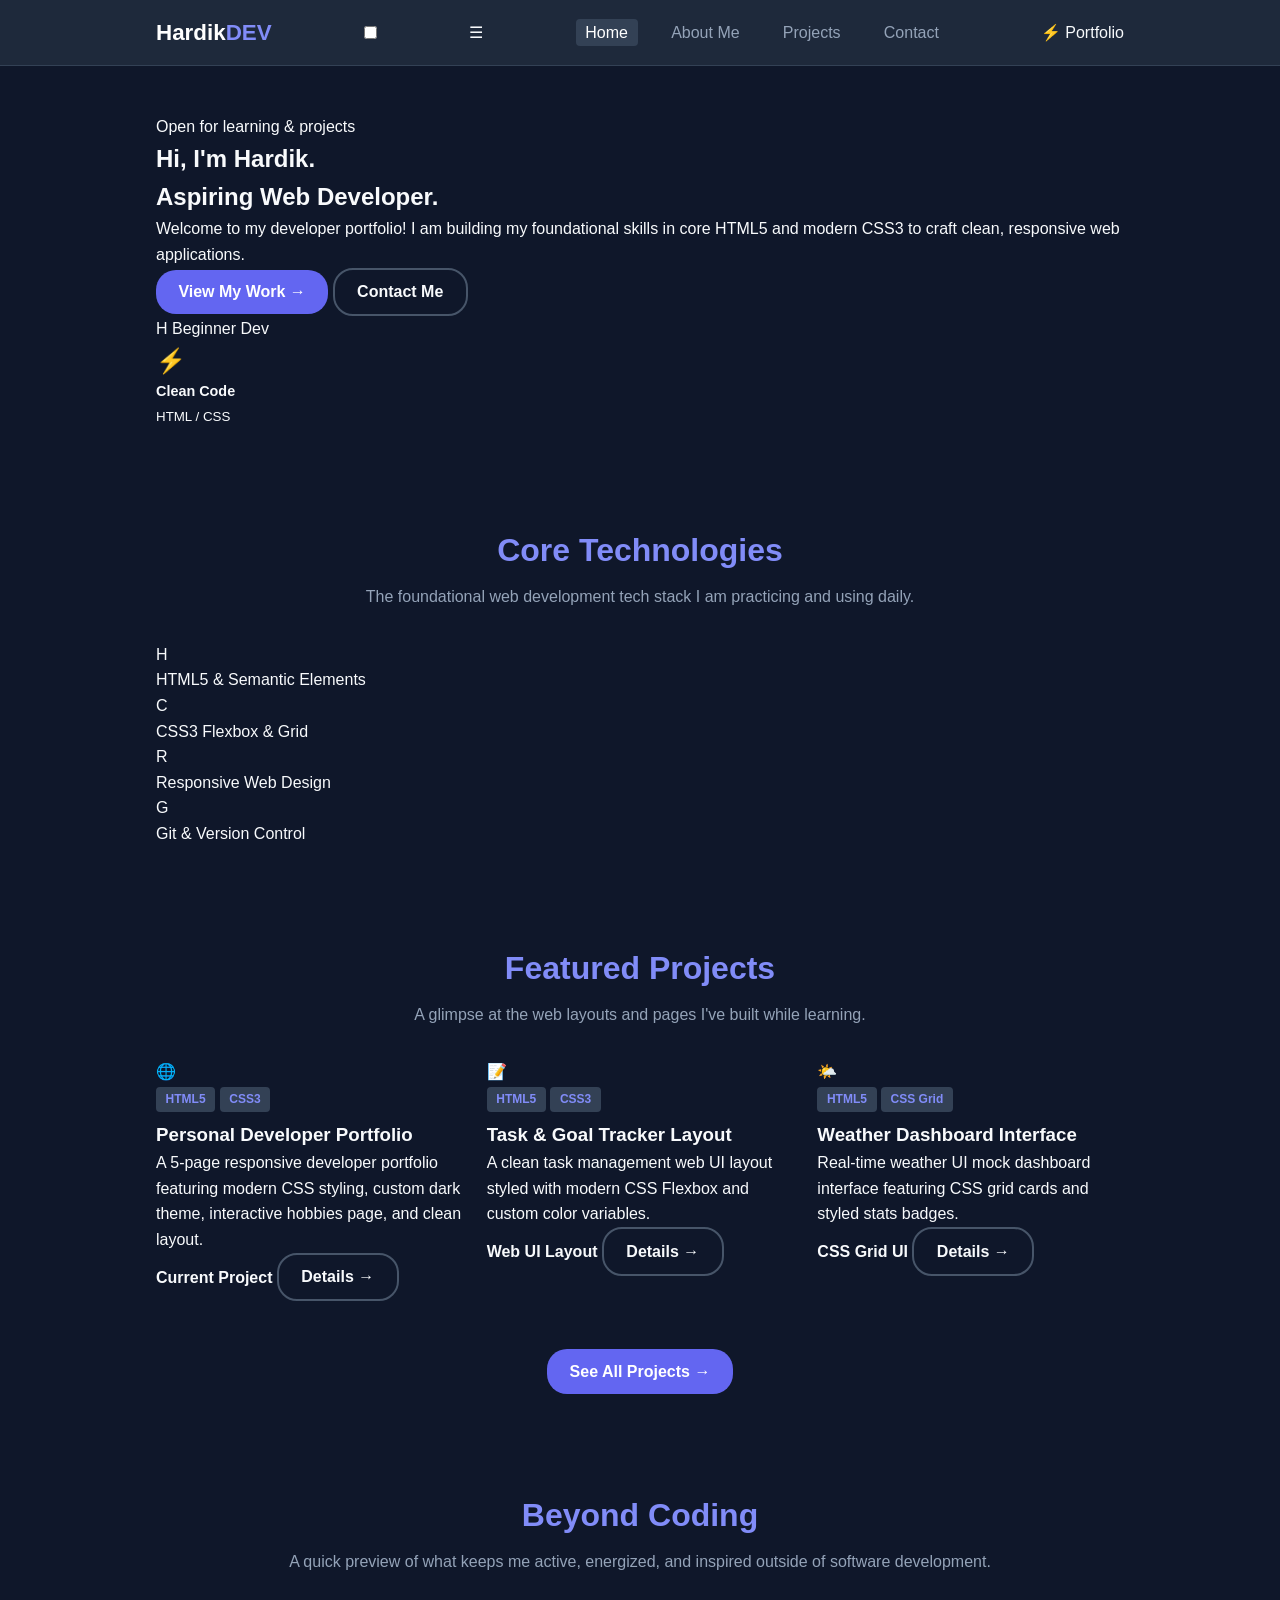
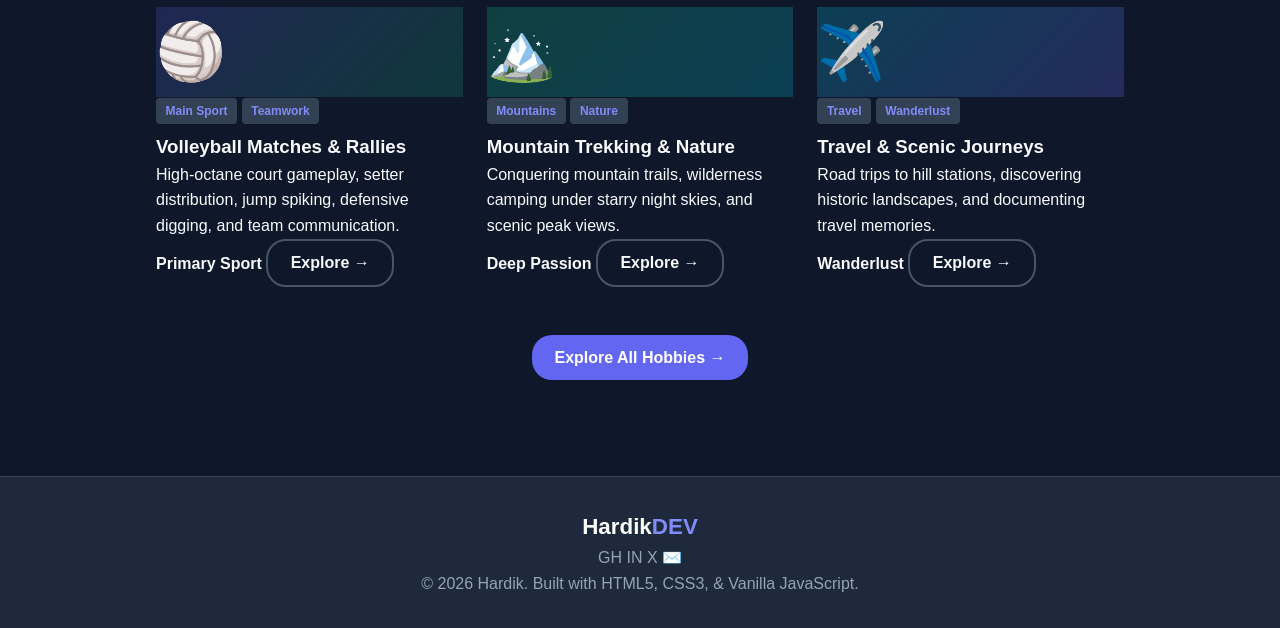
<file: index.html>
<!DOCTYPE html>
<html lang="en" data-theme="dark">

<head>
  <meta charset="UTF-8">
  <meta name="viewport" content="width=device-width, initial-scale=1.0">
  <meta name="description"
    content="Hardik's Developer Portfolio - Learning HTML and CSS. Explore my projects, hobbies, and journey into web development.">
  <title>Hardik | BCA student's Portfolio</title>

  <!-- Pure CSS Stylesheet -->
  <link rel="stylesheet" href="css/style.css">
</head>

<body>

  <!-- HEADER & NAVIGATION -->
  <header class="header">
    <div class="container navbar">
      <a href="index.html" class="logo">
        Hardik<span class="logo-badge">DEV</span>
      </a>

      <!-- Pure CSS Mobile Nav Checkbox Toggle -->
      <input type="checkbox" id="mobile-nav" class="mobile-nav-checkbox">
      <label for="mobile-nav" class="mobile-nav-label" aria-label="Toggle Menu">&#9776;</label>

      <nav aria-label="Main Navigation">
        <ul class="nav-links" id="nav-links">
          <li><a href="index.html" class="nav-link active">Home</a></li>
          <li><a href="about.html" class="nav-link">About Me</a></li>
          <li><a href="projects.html" class="nav-link">Projects</a></li>
          <li><a href="contact.html" class="nav-link">Contact</a></li>
        </ul>
      </nav>

      <div class="nav-actions">
        <div class="badge">
          <span>⚡</span> Portfolio
        </div>
      </div>
    </div>
  </header>

  <main>
    <!-- HERO SECTION -->
    <section class="hero section">
      <div class="container hero-grid">
        <div class="hero-content">
          <div class="badge">
            <span class="status-dot"></span> Open for learning & projects
          </div>

          <h1 class="hero-title">
            Hi, I'm <span class="text-gradient">Hardik</span>.<br>
            Aspiring Web Developer.
          </h1>

          <p class="hero-subtitle">
            Welcome to my developer portfolio! I am building my foundational skills in core HTML5 and modern CSS3 to
            craft clean, responsive web applications.
          </p>

          <div class="hero-btns">
            <a href="projects.html" class="btn btn-primary">
              View My Work &rarr;
            </a>
            <a href="contact.html" class="btn btn-outline">
              Contact Me
            </a>
          </div>
        </div>

        <div class="hero-avatar-container">
          <div class="avatar-wrapper">
            <div class="avatar-img-placeholder">
              H
              <span class="avatar-subtext">Beginner Dev</span>
            </div>
          </div>
          <div class="floating-card">
            <span style="font-size: 1.5rem;">⚡</span>
            <div>
              <strong style="display: block; font-size: 0.9rem;">Clean Code</strong>
              <small style="color: var(--text-muted);">HTML / CSS</small>
            </div>
          </div>
        </div>
      </div>
    </section>

    <!-- CORE SKILLS HIGHLIGHT SECTION -->
    <section class="section" style="background-color: var(--bg-surface);">
      <div class="container">
        <h2 class="section-title">Core Technologies</h2>
        <p class="section-subtitle">The foundational web development tech stack I am practicing and using daily.</p>

        <div class="skills-grid">
          <div class="skill-chip">
            <div class="skill-icon">H</div>
            <span>HTML5 & Semantic Elements</span>
          </div>
          <div class="skill-chip">
            <div class="skill-icon">C</div>
            <span>CSS3 Flexbox & Grid</span>
          </div>
          <div class="skill-chip">
            <div class="skill-icon">R</div>
            <span>Responsive Web Design</span>
          </div>
          <div class="skill-chip">
            <div class="skill-icon">G</div>
            <span>Git & Version Control</span>
          </div>
        </div>
      </div>
    </section>

    <!-- FEATURED PROJECTS PREVIEW -->
    <section class="section">
      <div class="container">
        <h2 class="section-title">Featured Projects</h2>
        <p class="section-subtitle">A glimpse at the web layouts and pages I've built while learning.</p>

        <div class="cards-grid">
          <!-- Featured Project 1 -->
          <article class="project-card">
            <div class="project-banner">🌐</div>
            <div class="project-body">
              <div class="project-tags">
                <span class="tag">HTML5</span>
                <span class="tag">CSS3</span>
              </div>
              <h3 class="project-title">Personal Developer Portfolio</h3>
              <p class="project-desc">
                A 5-page responsive developer portfolio featuring modern CSS styling, custom dark theme, interactive
                hobbies page, and clean layout.
              </p>
              <div class="project-footer">
                <span style="font-weight: 600; color: var(--accent-primary);">Current Project</span>
                <a href="projects.html" class="btn btn-outline btn-sm">Details &rarr;</a>
              </div>
            </div>
          </article>

          <!-- Featured Project 2 -->
          <article class="project-card">
            <div class="project-banner">📝</div>
            <div class="project-body">
              <div class="project-tags">
                <span class="tag">HTML5</span>
                <span class="tag">CSS3</span>
              </div>
              <h3 class="project-title">Task & Goal Tracker Layout</h3>
              <p class="project-desc">
                A clean task management web UI layout styled with modern CSS Flexbox and custom color variables.
              </p>
              <div class="project-footer">
                <span style="font-weight: 600; color: var(--accent-primary);">Web UI Layout</span>
                <a href="projects.html" class="btn btn-outline btn-sm">Details &rarr;</a>
              </div>
            </div>
          </article>

          <!-- Featured Project 3 -->
          <article class="project-card">
            <div class="project-banner">🌤️</div>
            <div class="project-body">
              <div class="project-tags">
                <span class="tag">HTML5</span>
                <span class="tag">CSS Grid</span>
              </div>
              <h3 class="project-title">Weather Dashboard Interface</h3>
              <p class="project-desc">
                Real-time weather UI mock dashboard interface featuring CSS grid cards and styled stats badges.
              </p>
              <div class="project-footer">
                <span style="font-weight: 600; color: var(--accent-primary);">CSS Grid UI</span>
                <a href="projects.html" class="btn btn-outline btn-sm">Details &rarr;</a>
              </div>
            </div>
          </article>
        </div>

        <div style="text-align: center; margin-top: 3rem;">
          <a href="projects.html" class="btn btn-primary">See All Projects &rarr;</a>
        </div>
      </div>
    </section>

    <!-- HOBBIES & PASSIONS PREVIEW SECTION -->
    <section class="section" style="background-color: var(--bg-surface);">
      <div class="container">
        <h2 class="section-title">Beyond <span class="text-gradient">Coding</span></h2>
        <p class="section-subtitle">A quick preview of what keeps me active, energized, and inspired outside of software
          development.</p>

        <div class="cards-grid">
          <!-- Hobby Preview 1: Volleyball -->
          <article class="project-card">
            <div class="project-banner"
              style="background: linear-gradient(135deg, rgba(99, 102, 241, 0.2), rgba(16, 185, 129, 0.2)); font-size: 3.5rem;">
              🏐</div>
            <div class="project-body">
              <div class="project-tags">
                <span class="tag">Main Sport</span>
                <span class="tag">Teamwork</span>
              </div>
              <h3 class="project-title">Volleyball Matches & Rallies</h3>
              <p class="project-desc">
                High-octane court gameplay, setter distribution, jump spiking, defensive digging, and team
                communication.
              </p>
              <div class="project-footer">
                <span style="font-weight: 600; color: var(--accent-primary);">Primary Sport</span>
                <a href="hobbies.html" class="btn btn-outline btn-sm">Explore &rarr;</a>
              </div>
            </div>
          </article>

          <!-- Hobby Preview 2: Mountain Trekking -->
          <article class="project-card">
            <div class="project-banner"
              style="background: linear-gradient(135deg, rgba(16, 185, 129, 0.25), rgba(6, 182, 212, 0.25)); font-size: 3.5rem;">
              🏔️</div>
            <div class="project-body">
              <div class="project-tags">
                <span class="tag">Mountains</span>
                <span class="tag">Nature</span>
              </div>
              <h3 class="project-title">Mountain Trekking & Nature</h3>
              <p class="project-desc">
                Conquering mountain trails, wilderness camping under starry night skies, and scenic peak views.
              </p>
              <div class="project-footer">
                <span style="font-weight: 600; color: var(--accent-primary);">Deep Passion</span>
                <a href="hobbies.html" class="btn btn-outline btn-sm">Explore &rarr;</a>
              </div>
            </div>
          </article>

          <!-- Hobby Preview 3: Traveling -->
          <article class="project-card">
            <div class="project-banner"
              style="background: linear-gradient(135deg, rgba(6, 182, 212, 0.25), rgba(99, 102, 241, 0.25)); font-size: 3.5rem;">
              ✈️</div>
            <div class="project-body">
              <div class="project-tags">
                <span class="tag">Travel</span>
                <span class="tag">Wanderlust</span>
              </div>
              <h3 class="project-title">Travel & Scenic Journeys</h3>
              <p class="project-desc">
                Road trips to hill stations, discovering historic landscapes, and documenting travel memories.
              </p>
              <div class="project-footer">
                <span style="font-weight: 600; color: var(--accent-primary);">Wanderlust</span>
                <a href="hobbies.html" class="btn btn-outline btn-sm">Explore &rarr;</a>
              </div>
            </div>
          </article>
        </div>

        <div style="text-align: center; margin-top: 3rem;">
          <a href="hobbies.html" class="btn btn-primary">Explore All Hobbies &rarr;</a>
        </div>
      </div>
    </section>
  </main>

  <!-- FOOTER -->
  <footer class="footer">
    <div class="container footer-content">
      <a href="index.html" class="logo">
        Hardik<span class="logo-badge">DEV</span>
      </a>

      <div class="footer-socials">
        <a href="https://github.com" target="_blank" rel="noopener" class="social-icon" aria-label="GitHub">GH</a>
        <a href="https://linkedin.com" target="_blank" rel="noopener" class="social-icon" aria-label="LinkedIn">IN</a>
        <a href="https://twitter.com" target="_blank" rel="noopener" class="social-icon" aria-label="Twitter">X</a>
        <a href="contact.html" class="social-icon" aria-label="Email">✉️</a>
      </div>

      <p class="footer-text">
        &copy; 2026 Hardik. Built with HTML5, CSS3, & Vanilla JavaScript.
      </p>
    </div>
  </footer>

</body>

</html>
</file>
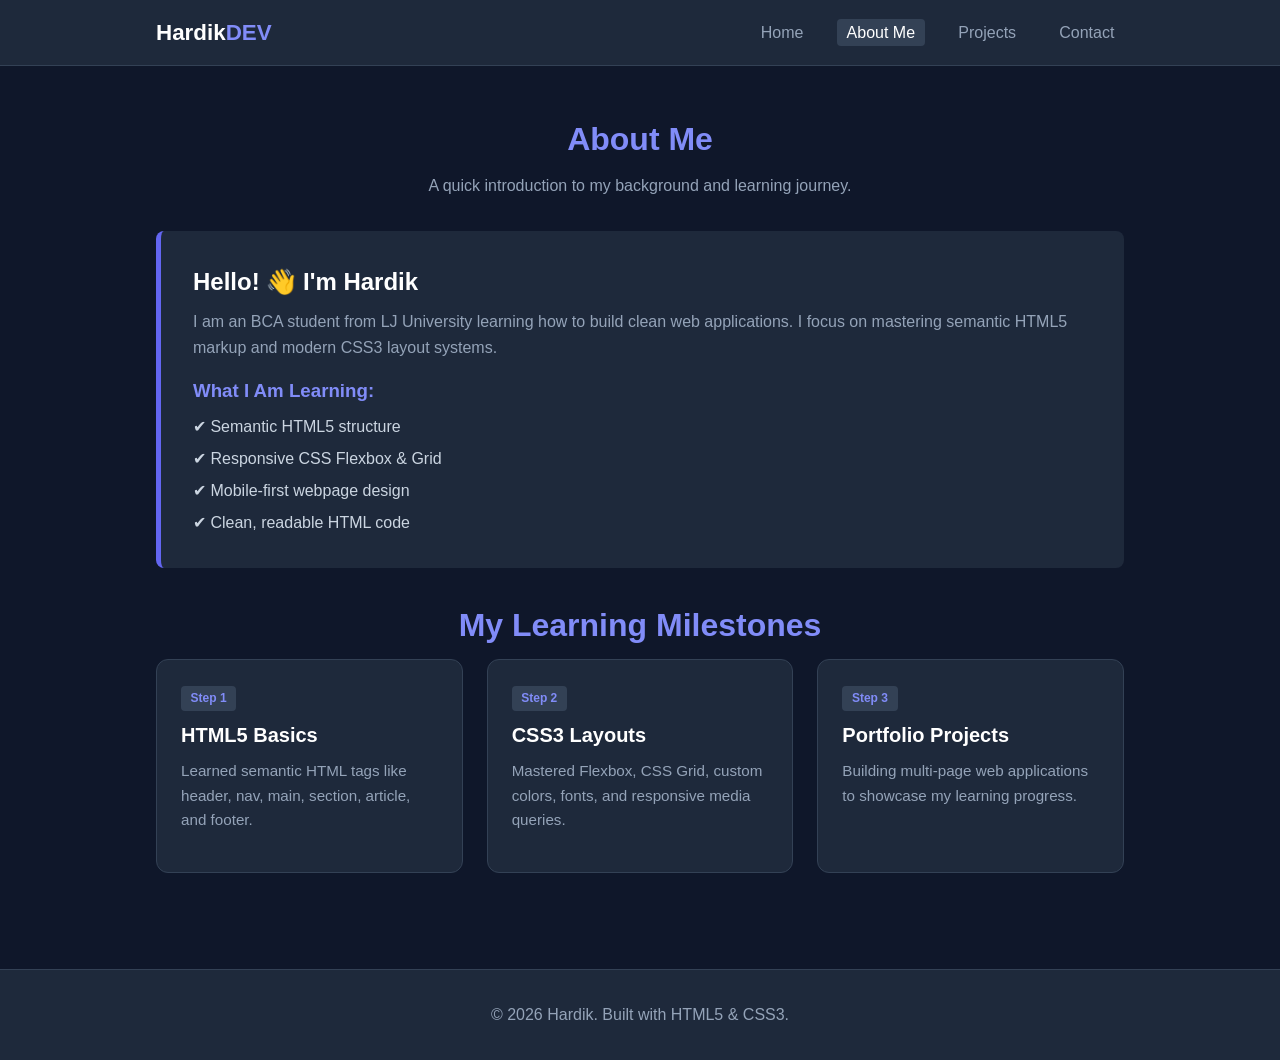
<file: about.html>
<!DOCTYPE html>
<html lang="en">

<head>
  <meta charset="UTF-8">
  <meta name="viewport" content="width=device-width, initial-scale=1.0">
  <title>About Me | Hardik's Portfolio</title>
  <link rel="stylesheet" href="css/style.css">
</head>

<body>

  <!-- HEADER NAVIGATION -->
  <header class="header">
    <div class="container navbar">
      <a href="index.html" class="logo">Hardik<span>DEV</span></a>
      <nav>
        <ul class="nav-links">
          <li><a href="index.html" class="nav-link">Home</a></li>
          <li><a href="about.html" class="nav-link active">About Me</a></li>
          <li><a href="projects.html" class="nav-link">Projects</a></li>
          <li><a href="contact.html" class="nav-link">Contact</a></li>
        </ul>
      </nav>
    </div>
  </header>

  <main class="section">
    <div class="container">
      <h1 class="section-title">About Me</h1>
      <p class="section-subtitle">A quick introduction to my background and learning journey.</p>

      <div class="spotlight-box">
        <h2 style="color: #ffffff; margin-bottom: 0.5rem;">Hello! 👋 I'm Hardik</h2>
        <p style="color: #94a3b8; margin-bottom: 1rem;">
          I am an BCA student from LJ University learning how to build clean web applications. I focus on mastering
          semantic HTML5 markup and modern CSS3 layout systems.
        </p>
        <h3 style="color: #818cf8; margin-bottom: 0.5rem;">What I Am Learning:</h3>
        <ul style="color: #cbd5e1; display: flex; flex-direction: column; gap: 0.4rem;">
          <li>✔ Semantic HTML5 structure</li>
          <li>✔ Responsive CSS Flexbox & Grid</li>
          <li>✔ Mobile-first webpage design</li>
          <li>✔ Clean, readable HTML code</li>
        </ul>
      </div>

      <h2 class="section-title" style="margin-top: 2rem;">My Learning Milestones</h2>
      <div class="cards-grid">
        <div class="card">
          <span class="tag">Step 1</span>
          <h3 class="card-title">HTML5 Basics</h3>
          <p class="card-text">Learned semantic HTML tags like header, nav, main, section, article, and footer.</p>
        </div>

        <div class="card">
          <span class="tag">Step 2</span>
          <h3 class="card-title">CSS3 Layouts</h3>
          <p class="card-text">Mastered Flexbox, CSS Grid, custom colors, fonts, and responsive media queries.</p>
        </div>

        <div class="card">
          <span class="tag">Step 3</span>
          <h3 class="card-title">Portfolio Projects</h3>
          <p class="card-text">Building multi-page web applications to showcase my learning progress.</p>
        </div>
      </div>

    </div>
  </main>

  <!-- FOOTER -->
  <footer class="footer">
    <div class="container">
      <p>&copy; 2026 Hardik. Built with HTML5 & CSS3.</p>
    </div>
  </footer>

</body>

</html>
</file>
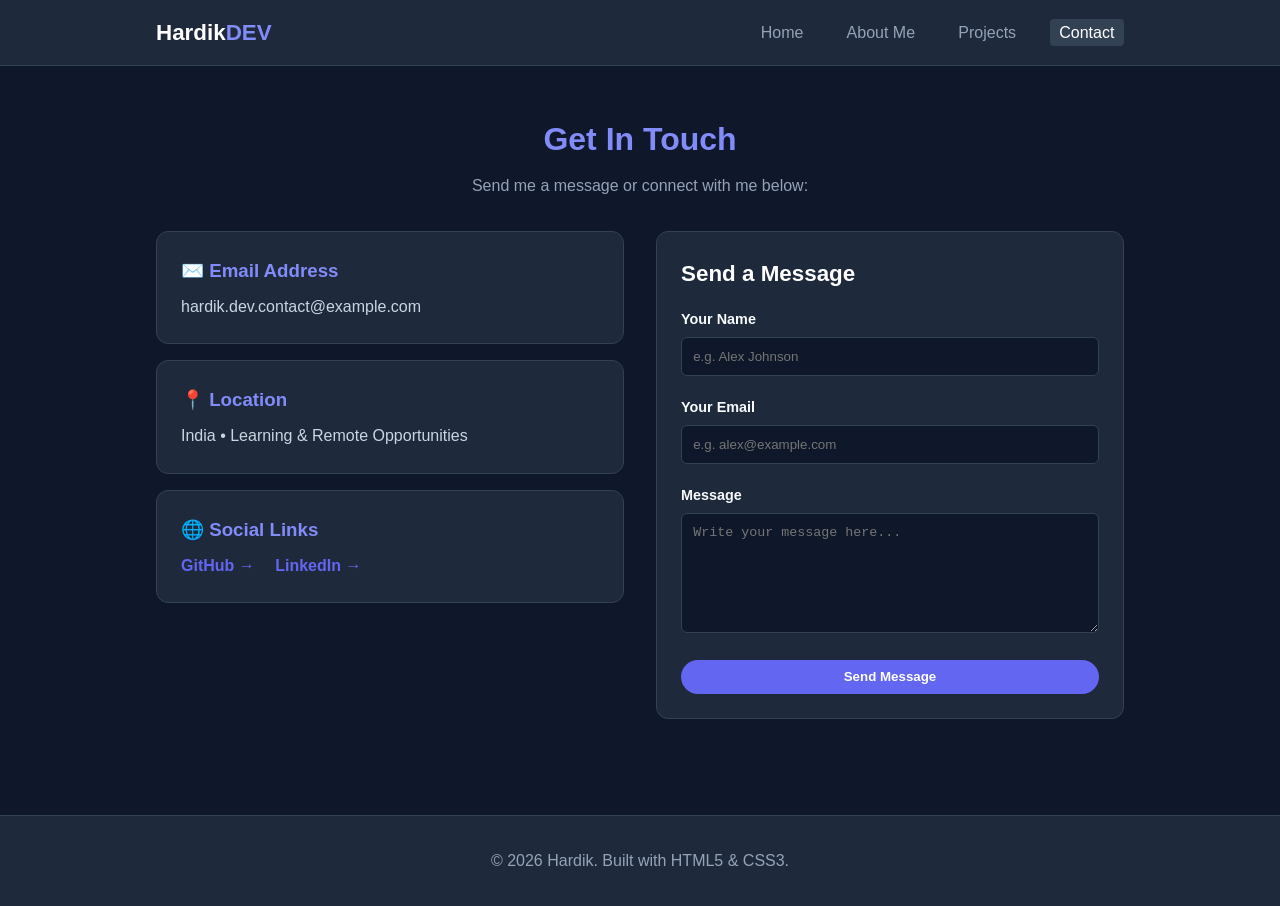
<file: contact.html>
<!DOCTYPE html>
<html lang="en">

<head>
  <meta charset="UTF-8">
  <meta name="viewport" content="width=device-width, initial-scale=1.0">
  <title>Contact Me | Hardik's Portfolio</title>
  <link rel="stylesheet" href="css/style.css">
</head>

<body>

  <!-- HEADER NAVIGATION -->
  <header class="header">
    <div class="container navbar">
      <a href="index.html" class="logo">Hardik<span>DEV</span></a>
      <nav>
        <ul class="nav-links">
          <li><a href="index.html" class="nav-link">Home</a></li>
          <li><a href="about.html" class="nav-link">About Me</a></li>
          <li><a href="projects.html" class="nav-link">Projects</a></li>
          <li><a href="contact.html" class="nav-link active">Contact</a></li>
        </ul>
      </nav>
    </div>
  </header>

  <main class="section">
    <div class="container">
      <h1 class="section-title">Get In Touch</h1>
      <p class="section-subtitle">Send me a message or connect with me below:</p>

      <div style="display: grid; grid-template-columns: repeat(auto-fit, minmax(280px, 1fr)); gap: 2rem;">

        <!-- Contact Details -->
        <div>
          <div class="card" style="margin-bottom: 1rem;">
            <h3 style="color: #818cf8; margin-bottom: 0.5rem;">✉️ Email Address</h3>
            <p style="color: #cbd5e1;">hardik.dev.contact@example.com</p>
          </div>

          <div class="card" style="margin-bottom: 1rem;">
            <h3 style="color: #818cf8; margin-bottom: 0.5rem;">📍 Location</h3>
            <p style="color: #cbd5e1;">India • Learning & Remote Opportunities</p>
          </div>

          <div class="card">
            <h3 style="color: #818cf8; margin-bottom: 0.5rem;">🌐 Social Links</h3>
            <p style="color: #cbd5e1;">
              <a href="https://github.com" target="_blank"
                style="color: #6366f1; font-weight: bold; margin-right: 1rem;">GitHub &rarr;</a>
              <a href="https://linkedin.com" target="_blank" style="color: #6366f1; font-weight: bold;">LinkedIn
                &rarr;</a>
            </p>
          </div>
        </div>

        <!-- Simple Contact Form -->
        <div class="card">
          <h2 style="color: #ffffff; margin-bottom: 1rem; font-size: 1.4rem;">Send a Message</h2>
          <form action="#" method="GET">
            <div class="form-group">
              <label for="name" class="form-label">Your Name</label>
              <input type="text" id="name" name="name" class="form-input" placeholder="e.g. Alex Johnson" required>
            </div>

            <div class="form-group">
              <label for="email" class="form-label">Your Email</label>
              <input type="email" id="email" name="email" class="form-input" placeholder="e.g. alex@example.com"
                required>
            </div>

            <div class="form-group">
              <label for="message" class="form-label">Message</label>
              <textarea id="message" name="message" class="form-textarea" placeholder="Write your message here..."
                required></textarea>
            </div>

            <button type="submit" class="btn btn-primary" style="width: 100%;">Send Message</button>
          </form>
        </div>

      </div>
    </div>
  </main>

  <!-- FOOTER -->
  <footer class="footer">
    <div class="container">
      <p>&copy; 2026 Hardik. Built with HTML5 & CSS3.</p>
    </div>
  </footer>

</body>

</html>
</file>
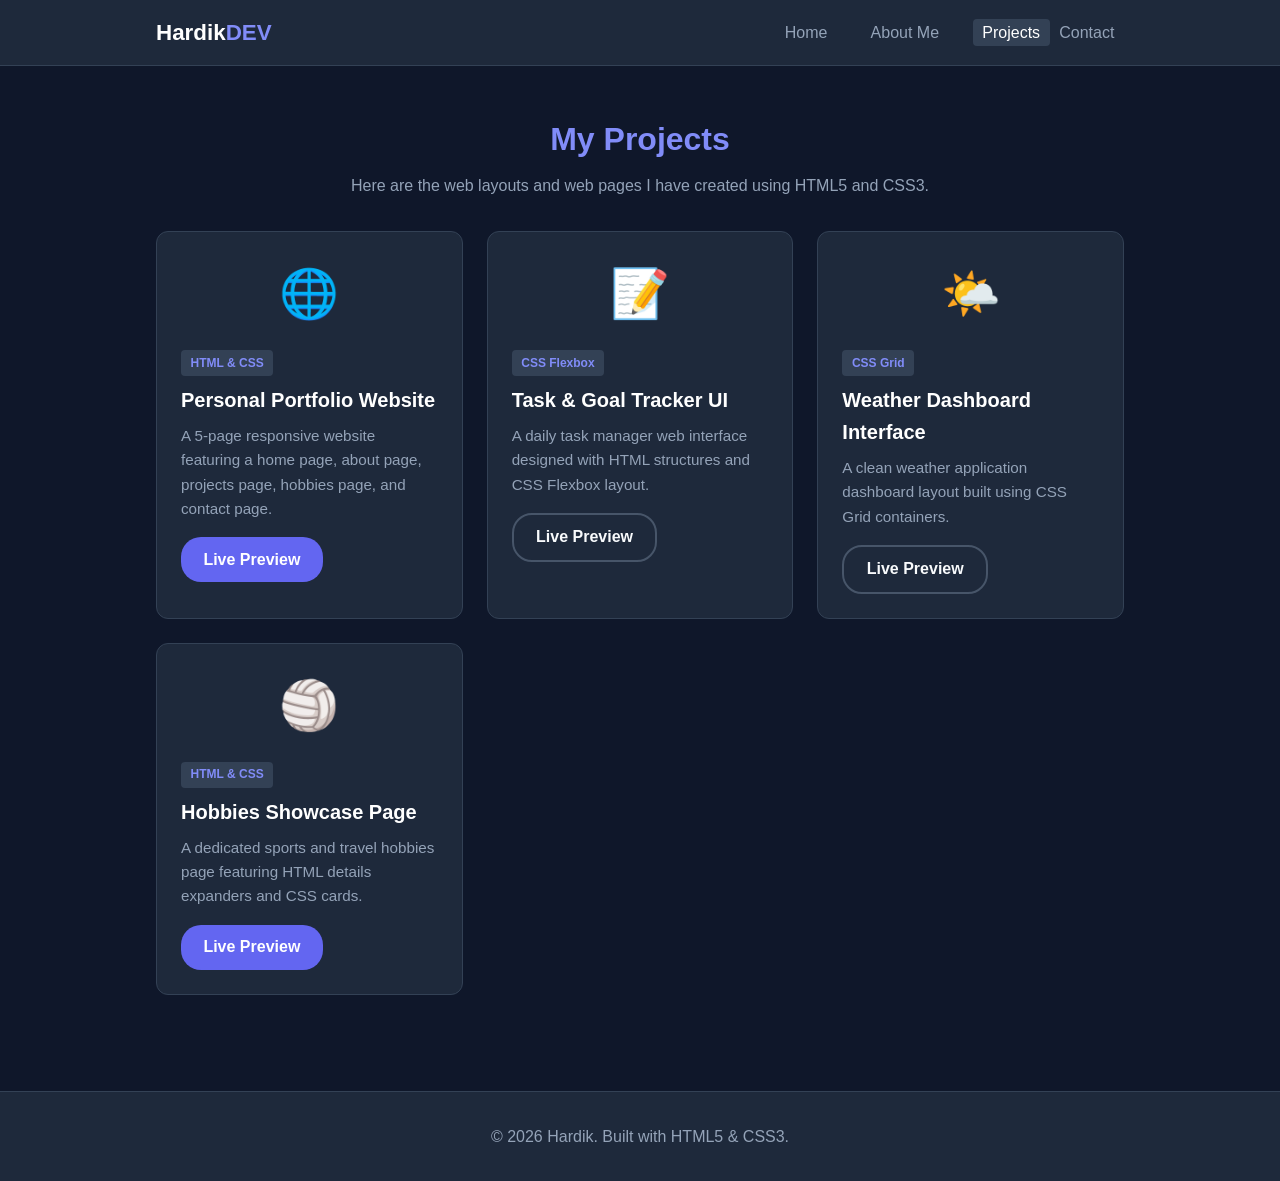
<file: projects.html>
<!DOCTYPE html>
<html lang="en">

<head>
  <meta charset="UTF-8">
  <meta name="viewport" content="width=device-width, initial-scale=1.0">
  <title>Projects | Hardik's Portfolio</title>
  <link rel="stylesheet" href="css/style.css">
</head>

<body>

  <!-- HEADER NAVIGATION -->
  <header class="header">
    <div class="container navbar">
      <a href="index.html" class="logo">Hardik<span>DEV</span></a>
      <nav>
        <ul class="nav-links">
          <li><a href="index.html" class="nav-link">Home</a></li>
          <li><a href="about.html" class="nav-link">About Me</a></li>
          <li><a href="projects.html" class="nav-link active">Projects</a></l <li><a href="contact.html"
              class="nav-link">Contact</a></li>
        </ul>
      </nav>
    </div>
  </header>

  <main class="section">
    <div class="container">
      <h1 class="section-title">My Projects</h1>
      <p class="section-subtitle">Here are the web layouts and web pages I have created using HTML5 and CSS3.</p>

      <div class="cards-grid">
        <!-- Project 1 -->
        <div class="card">
          <div class="card-banner">🌐</div>
          <span class="tag">HTML & CSS</span>
          <h3 class="card-title">Personal Portfolio Website</h3>
          <p class="card-text">A 5-page responsive website featuring a home page, about page, projects page, hobbies
            page, and contact page.</p>
          <a href="index.html" class="btn btn-primary">Live Preview</a>
        </div>

        <!-- Project 2 -->
        <div class="card">
          <div class="card-banner">📝</div>
          <span class="tag">CSS Flexbox</span>
          <h3 class="card-title">Task & Goal Tracker UI</h3>
          <p class="card-text">A daily task manager web interface designed with HTML structures and CSS Flexbox layout.
          </p>
          <a href="index.html" class="btn btn-outline">Live Preview</a>
        </div>

        <!-- Project 3 -->
        <div class="card">
          <div class="card-banner">🌤️</div>
          <span class="tag">CSS Grid</span>
          <h3 class="card-title">Weather Dashboard Interface</h3>
          <p class="card-text">A clean weather application dashboard layout built using CSS Grid containers.</p>
          <a href="index.html" class="btn btn-outline">Live Preview</a>
        </div>

        <!-- Project 4 -->
        <div class="card">
          <div class="card-banner">🏐</div>
          <span class="tag">HTML & CSS</span>
          <h3 class="card-title">Hobbies Showcase Page</h3>
          <p class="card-text">A dedicated sports and travel hobbies page featuring HTML details expanders and CSS
            cards.</p>
          <a href="https://en.wikipedia.org/wiki/Volleyball" class="btn btn-primary">Live Preview</a>
        </div>
      </div>

    </div>
  </main>

  <!-- FOOTER -->
  <footer class="footer">
    <div class="container">
      <p>&copy; 2026 Hardik. Built with HTML5 & CSS3.</p>
    </div>
  </footer>

</body>

</html>
</file>
<file: css/style.css>
/* ==========================================================================
   HARDIK'S PORTFOLIO - SIMPLE & CLEAN CSS STYLESHEET
   80% HTML / 20% CSS - Beginner Friendly & Clean Layout
   ========================================================================== */

/* 1. Global Reset & Body Styles */
* {
  box-sizing: border-box;
  margin: 0;
  padding: 0;
}

body {
  font-family: 'Segoe UI', Tahoma, Geneva, Verdana, sans-serif;
  background-color: #0f172a;
  color: #f8fafc;
  line-height: 1.6;
  min-height: 100vh;
  display: flex;
  flex-direction: column;
}

main {
  flex: 1;
}

a {
  color: inherit;
  text-decoration: none;
}

ul {
  list-style: none;
}

/* 2. Container & Section Layout */
.container {
  width: 90%;
  max-width: 1000px;
  margin: 0 auto;
  padding: 0 1rem;
}

.section {
  padding: 3rem 0;
}

.section-title {
  font-size: 2rem;
  text-align: center;
  margin-bottom: 0.5rem;
  color: #818cf8;
}

.section-subtitle {
  text-align: center;
  color: #94a3b8;
  margin-bottom: 2rem;
}

/* 3. Header & Navigation Bar */
.header {
  background-color: #1e293b;
  border-bottom: 1px solid #334155;
  position: sticky;
  top: 0;
  z-index: 100;
}

.navbar {
  display: flex;
  justify-content: space-between;
  align-items: center;
  height: 65px;
}

.logo {
  font-size: 1.4rem;
  font-weight: bold;
  color: #ffffff;
}

.logo span {
  color: #818cf8;
}

.nav-links {
  display: flex;
  gap: 1.5rem;
}

.nav-link {
  color: #94a3b8;
  font-weight: 500;
  padding: 0.3rem 0.6rem;
  border-radius: 4px;
}

.nav-link:hover,
.nav-link.active {
  color: #ffffff;
  background-color: #334155;
}

/* 4. Buttons */
.btn {
  display: inline-block;
  padding: 0.6rem 1.4rem;
  font-weight: bold;
  border-radius: 20px;
  border: none;
  cursor: pointer;
}

.btn-primary {
  background-color: #6366f1;
  color: #ffffff;
}

.btn-primary:hover {
  background-color: #4f46e5;
}

.btn-outline {
  background-color: transparent;
  border: 2px solid #475569;
  color: #f8fafc;
}

.btn-outline:hover {
  border-color: #818cf8;
  color: #818cf8;
}

/* 5. Cards & Grid Layouts */
.cards-grid {
  display: grid;
  grid-template-columns: repeat(auto-fit, minmax(280px, 1fr));
  gap: 1.5rem;
}

.card {
  background-color: #1e293b;
  border: 1px solid #334155;
  border-radius: 12px;
  padding: 1.5rem;
}

.card:hover {
  border-color: #6366f1;
}

.card-banner {
  font-size: 3rem;
  text-align: center;
  margin-bottom: 1rem;
}

.card-title {
  font-size: 1.25rem;
  color: #ffffff;
  margin-bottom: 0.5rem;
}

.card-text {
  color: #94a3b8;
  font-size: 0.95rem;
  margin-bottom: 1rem;
}

.tag {
  display: inline-block;
  background-color: #334155;
  color: #818cf8;
  font-size: 0.75rem;
  font-weight: bold;
  padding: 0.2rem 0.6rem;
  border-radius: 4px;
  margin-bottom: 0.5rem;
}

/* 6. Volleyball & Hobby Highlight Box */
.spotlight-box {
  background-color: #1e293b;
  border-left: 5px solid #6366f1;
  border-radius: 8px;
  padding: 2rem;
  margin-bottom: 2rem;
}

.spotlight-title {
  font-size: 1.6rem;
  color: #818cf8;
  margin-bottom: 0.5rem;
}

/* 7. Simple HTML Details Expander */
details {
  margin-top: 1rem;
  background-color: #0f172a;
  border: 1px solid #334155;
  border-radius: 6px;
  padding: 0.6rem;
}

summary {
  color: #818cf8;
  font-weight: bold;
  cursor: pointer;
}

.details-content {
  margin-top: 0.5rem;
  color: #94a3b8;
  font-size: 0.9rem;
}

/* 8. Forms & Inputs */
.form-group {
  margin-bottom: 1.2rem;
}

.form-label {
  display: block;
  font-weight: bold;
  margin-bottom: 0.4rem;
  font-size: 0.9rem;
}

.form-input,
.form-textarea {
  width: 100%;
  padding: 0.7rem;
  background-color: #0f172a;
  border: 1px solid #334155;
  border-radius: 6px;
  color: #ffffff;
}

.form-input:focus,
.form-textarea:focus {
  outline: none;
  border-color: #6366f1;
}

.form-textarea {
  height: 120px;
  resize: vertical;
}

/* 9. Footer */
.footer {
  background-color: #1e293b;
  border-top: 1px solid #334155;
  padding: 2rem 0;
  text-align: center;
  margin-top: 3rem;
  color: #94a3b8;
}

/* 10. Responsive Mobile Layout */
@media (max-width: 650px) {
  .navbar {
    flex-direction: column;
    height: auto;
    padding: 1rem 0;
    gap: 0.8rem;
  }
  
  .nav-links {
    flex-wrap: wrap;
    justify-content: center;
    gap: 0.5rem;
  }
}
</file>
